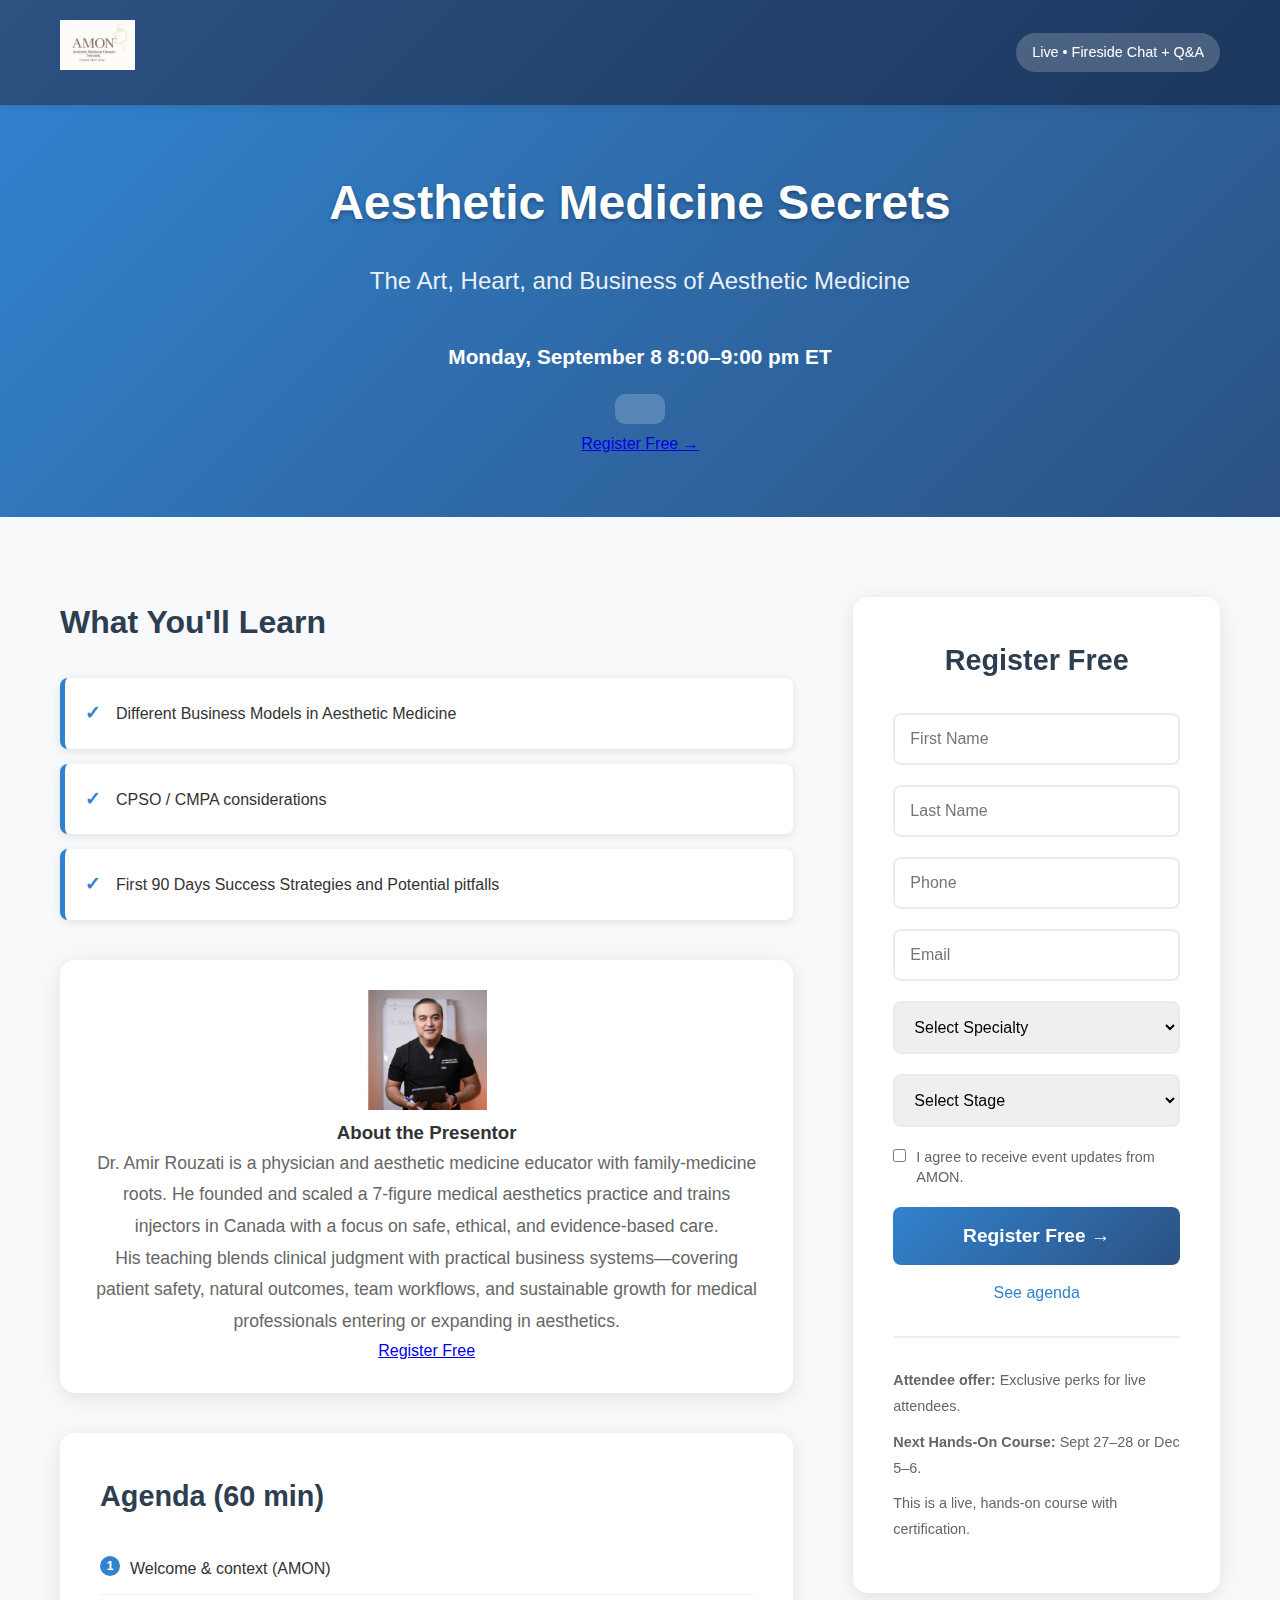
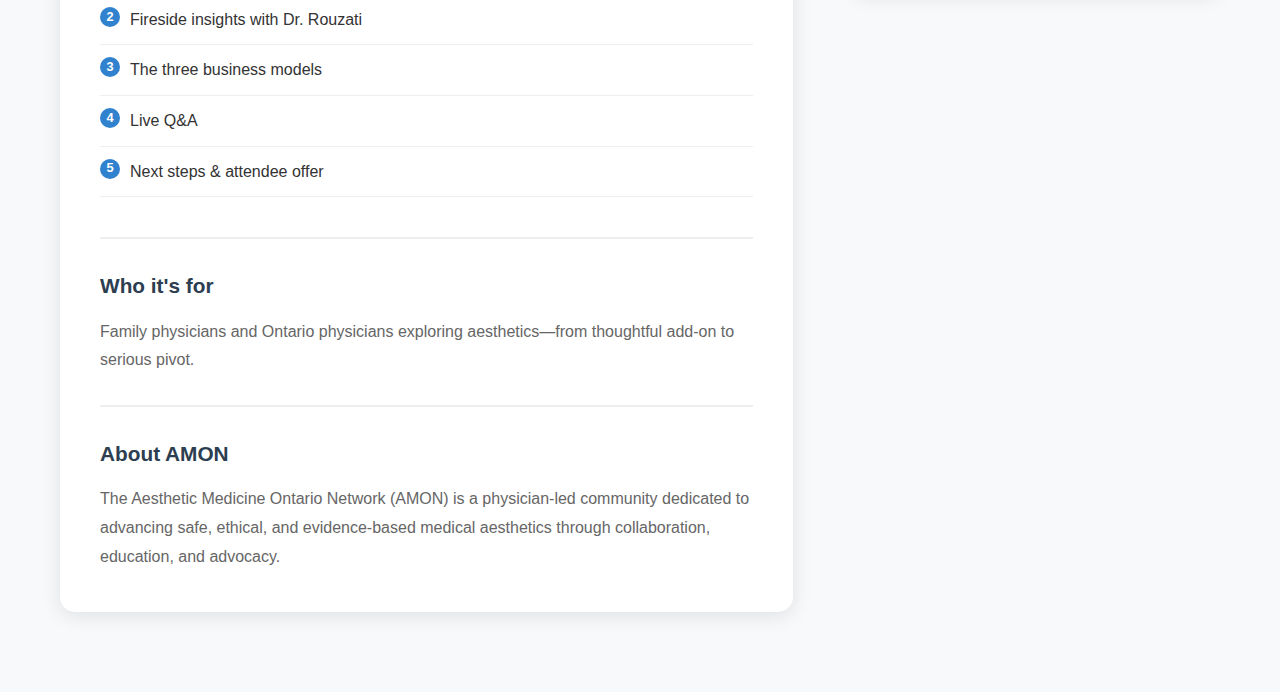
<file: index.html>
<!DOCTYPE html>
<html lang="en">
<head>
    <meta charset="UTF-8">
    <meta name="viewport" content="width=device-width, initial-scale=1.0">
    <title>Aesthetic Medicine Secrets - AMON Webinar</title>
    <meta name="description" content="Join the AMON Webinar on Aesthetic Medicine Secrets. Next Hands-On Course: Sept 27–28 or Dec 5–6 (choose one). Live, hands-on course with certification.">
    <link rel="stylesheet" href="styles.css">
</head>
<body>
    <header class="header">
        <div class="container">
            <div class="logo">
                <img src="amon-logo.png" alt="AMON" class="logo-image">
            </div>
            <div class="badge">Live • Fireside Chat + Q&A</div>
        </div>
    </header>

    <main>
        <section class="hero">
            <div class="container">
                <h1 class="title">Aesthetic Medicine Secrets</h1>
                <h2 class="subtitle">The Art, Heart, and Business of Aesthetic Medicine</h2>
                <div class="event-info">
                    <p class="date-time">Monday, September 8 <span class="nowrap">8:00–9:00 pm ET</span></p>
                    <div class="countdown-timer" id="countdown"></div>
                </div>
                <a href="#registrationForm" class="mobile-hero-cta">Register Free →</a>
            </div>
        </section>

        <section class="content-section">
            <div class="container">
                <div class="main-content">
                    <div class="value-bullets">
                        <h3>What You'll Learn</h3>
                        <ul>
                            <li>Different Business Models in Aesthetic Medicine</li>
                            <li>CPSO / CMPA considerations</li>
                            <li>First 90 Days Success Strategies and Potential pitfalls</li>
                        </ul>
                    </div>

                    <div class="speaker-block" id="about-presentor">
                        <div class="speaker-photo">
                            <img src="rouzati.jpg" alt="Dr. Amir Rouzati" class="speaker-image" width="120" height="120" loading="lazy" decoding="async" fetchpriority="low">
                        </div>
                        <h3>About the Presentor</h3>
                        <p class="speaker-bio">Dr. Amir Rouzati is a physician and aesthetic medicine educator with family‑medicine roots. He founded and scaled a 7‑figure medical aesthetics practice and trains injectors in Canada with a focus on safe, ethical, and evidence‑based care.</p>
                        <p class="speaker-bio">His teaching blends clinical judgment with practical business systems—covering patient safety, natural outcomes, team workflows, and sustainable growth for medical professionals entering or expanding in aesthetics.</p>
                        <a href="#registrationForm" class="mobile-section-cta">Register Free</a>
                    </div>

                    <div class="agenda-section">
                        <h3>Agenda (60 min)</h3>
                        <ul class="agenda-list">
                            <li>Welcome & context (AMON)</li>
                            <li>Fireside insights with Dr. Rouzati</li>
                            <li>The three business models</li>
                            <li>Live Q&A</li>
                            <li>Next steps & attendee offer</li>
                        </ul>

                        <div class="who-its-for">
                            <h4>Who it's for</h4>
                            <p>Family physicians and Ontario physicians exploring aesthetics—from thoughtful add-on to serious pivot.</p>
                        </div>

                        <div class="about-amon">
                            <h4>About AMON</h4>
                            <p>The Aesthetic Medicine Ontario Network (AMON) is a physician-led community dedicated to advancing safe, ethical, and evidence-based medical aesthetics through collaboration, education, and advocacy.</p>
                        </div>
                    </div>
                </div>

                <div class="registration-form">
                    <form id="registrationForm" action="thank-you.html" method="post">
                        <h3>Register Free</h3>
                        
                        <div class="form-group">
                            <input type="text" id="firstName" name="firstName" placeholder="First Name" required>
                        </div>
                        
                        <div class="form-group">
                            <input type="text" id="lastName" name="lastName" placeholder="Last Name" required>
                        </div>
                        
                        <div class="form-group">
                            <input type="tel" id="phone" name="phone" placeholder="Phone" inputmode="numeric" autocomplete="tel" required pattern="[0-9]+" title="Digits only (0-9)">
                        </div>
                        
                        <div class="form-group">
                            <input type="email" id="email" name="email" placeholder="Email" required>
                        </div>
                        
                        <div class="form-group">
                            <select id="specialty" name="specialty" required>
                                <option value="">Select Specialty</option>
                                <option value="family-medicine">Family Medicine</option>
                                <option value="internal-medicine">Internal Medicine</option>
                                <option value="emergency-medicine">Emergency Medicine</option>
                                <option value="other">Other</option>
                            </select>
                        </div>
                        
                        <div class="form-group">
                            <select id="stage" name="stage" required>
                                <option value="">Select Stage</option>
                                <option value="exploring">Just exploring</option>
                                <option value="ready">Ready to add services</option>
                                <option value="practicing">Already practicing</option>
                            </select>
                        </div>
                        
                        <div class="form-group checkbox-group">
                            <input type="checkbox" id="agreement" name="agreement" required>
                            <label for="agreement">I agree to receive event updates from AMON.</label>
                        </div>
                        
                        <button type="submit" class="cta-button">Register Free →</button>
                        
                        <a href="#agenda" class="secondary-link">See agenda</a>
                    </form>

                    <div class="trust-notes">
                        <p><strong>Attendee offer:</strong> Exclusive perks for live attendees.</p>
                        <p><strong>Next Hands-On Course:</strong> Sept 27–28 or Dec 5–6.</p>
                        <p>This is a live, hands-on course with certification.</p>
                    </div>
                </div>
            </div>
        </section>
    </main>

    <script src="script.js"></script>
</body>
</html>
</file>
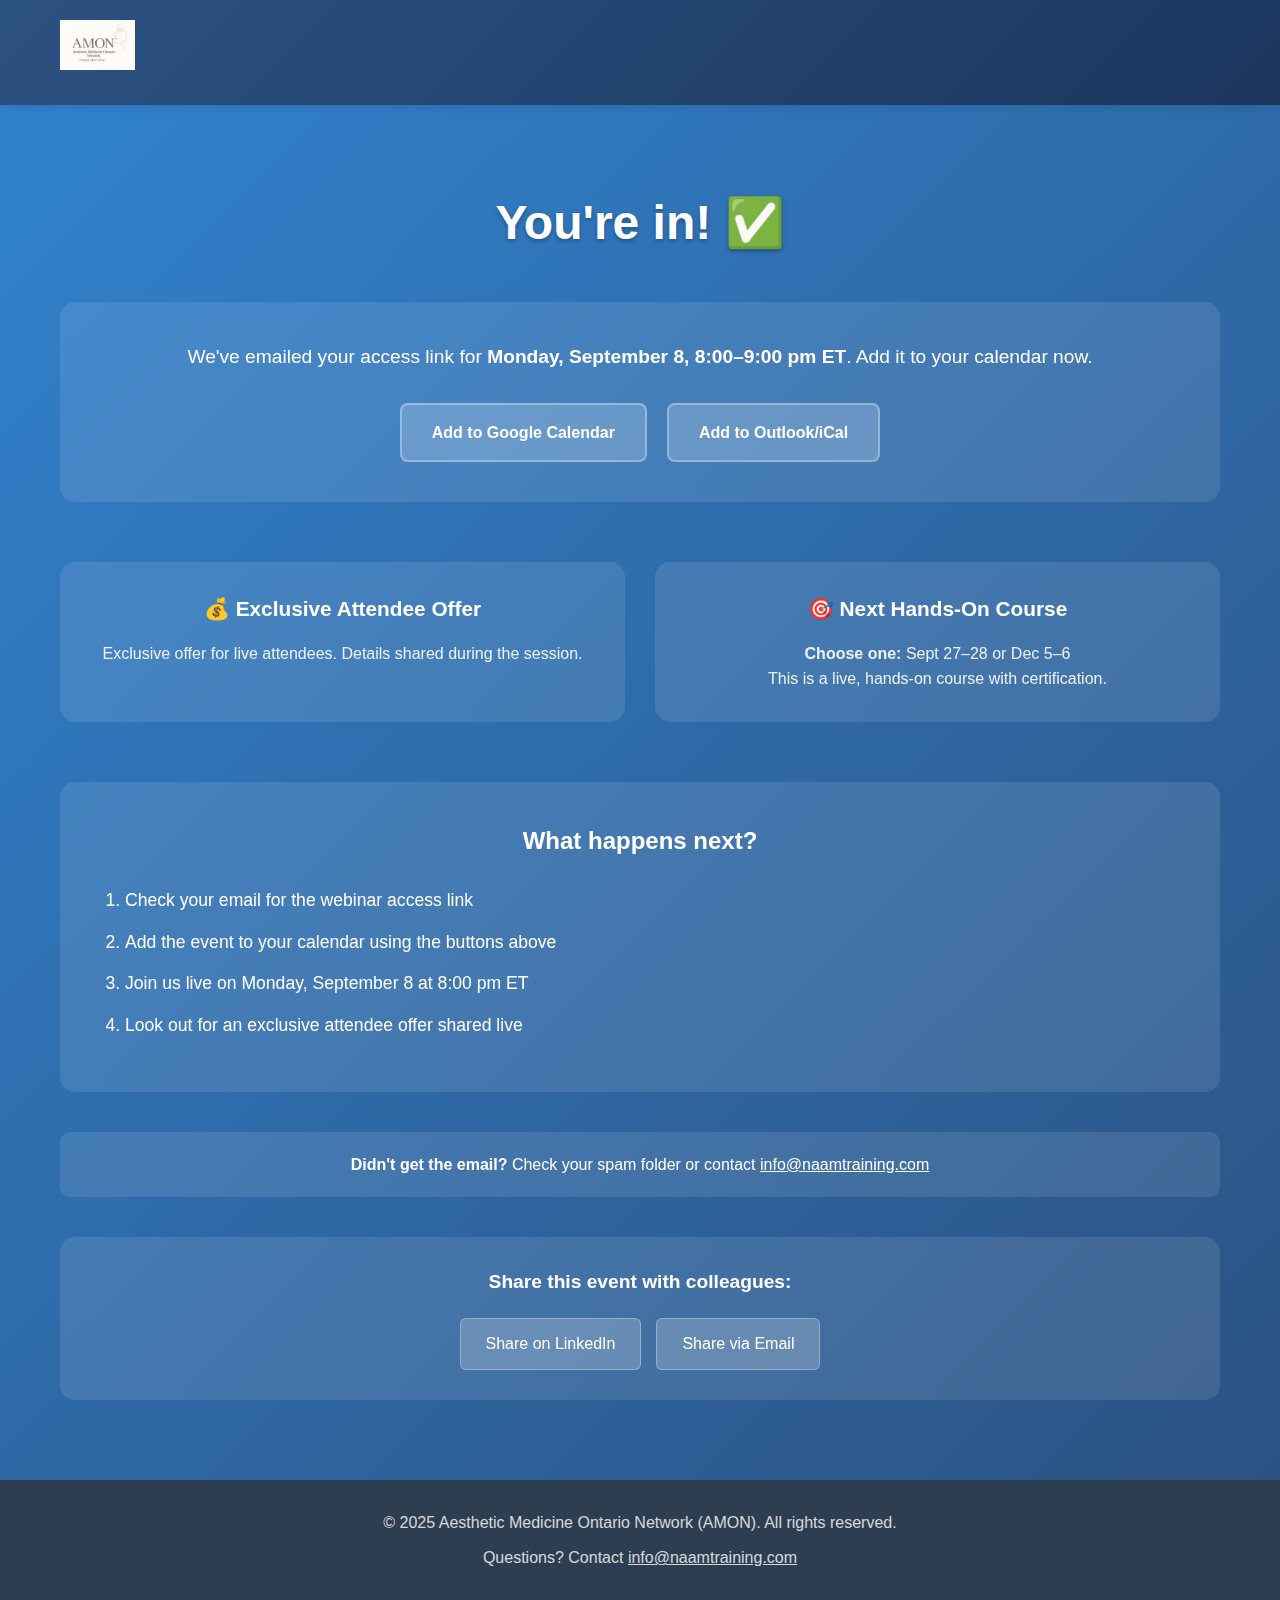
<file: thank-you.html>
<!DOCTYPE html>
<html lang="en">
<head>
    <meta charset="UTF-8">
    <meta name="viewport" content="width=device-width, initial-scale=1.0">
    <title>Registration Confirmed - AMON Webinar</title>
    <meta name="description" content="You're registered for the AMON Webinar. See details for the Next Hands-On Course: Sept 27–28 or Dec 5–6 (choose one).">
    <link rel="stylesheet" href="styles.css">
</head>
<body>
    <header class="header">
        <div class="container">
            <div class="logo">
                <img src="amon-logo.png" alt="AMON" class="logo-image">
            </div>
        </div>
    </header>

    <main class="thank-you-page">
        <section class="thank-you-hero">
            <div class="container">
                <h1 class="thank-you-title">You're in! ✅</h1>
                
                <div class="confirmation-details">
                    <p>We've emailed your access link for <strong>Monday, September 8, <span class="nowrap">8:00–9:00 pm ET</span></strong>. Add it to your calendar now.</p>
                    
                    <div class="calendar-buttons">
                        <a href="https://calendar.google.com/calendar/render?action=TEMPLATE&text=Aesthetic+Medicine+Secrets+Webinar&dates=20250909T000000Z/20250909T010000Z&details=The+Art,+Heart,+and+Business+of+Aesthetic+Medicine+with+Dr.+Amir+Rouzati%0A%0AJoin+Zoom+Meeting:%0Ahttps://us06web.zoom.us/j/81430008766?pwd=cRadg36opMOa9NXEIQ54GRBGg7hK6z.1&location=Online+Webinar" 
                           class="calendar-btn google-calendar" target="_blank">
                            Add to Google Calendar
                        </a>
                        
                        <a href="data:text/calendar;charset=utf8,BEGIN:VCALENDAR
VERSION:2.0
PRODID:-//AMON//Webinar//EN
BEGIN:VEVENT
UID:amon-webinar-20250908@naamtraining.com
DTSTAMP:20250908T000000Z
DTSTART:20250909T000000Z
DTEND:20250909T010000Z
SUMMARY:Aesthetic Medicine Secrets Webinar
DESCRIPTION:The Art, Heart, and Business of Aesthetic Medicine with Dr. Amir Rouzati\n\nJoin Zoom Meeting:\nhttps://us06web.zoom.us/j/81430008766?pwd=cRadg36opMOa9NXEIQ54GRBGg7hK6z.1
LOCATION:Online Webinar
END:VEVENT
END:VCALENDAR" 
                           class="calendar-btn outlook-calendar" download="webinar.ics">
                            Add to Outlook/iCal
                        </a>
                    </div>
                </div>

                <div class="event-benefits">
                    <div class="benefit-item">
                        <h3>💰 Exclusive Attendee Offer</h3>
                        <p>Exclusive offer for live attendees. Details shared during the session.</p>
                    </div>
                    
                    <div class="benefit-item">
                        <h3>🎯 Next Hands-On Course</h3>
                        <p><strong>Choose one:</strong> Sept 27–28 or Dec 5–6<br>
                        This is a live, hands-on course with certification.</p>
                    </div>
                </div>

                <div class="next-steps">
                    <h3>What happens next?</h3>
                    <ol>
                        <li>Check your email for the webinar access link</li>
                        <li>Add the event to your calendar using the buttons above</li>
                        <li>Join us live on Monday, September 8 at 8:00 pm ET</li>
                        <li>Look out for an exclusive attendee offer shared live</li>
                    </ol>
                </div>

                <div class="support-note">
                    <p><strong>Didn't get the email?</strong> Check your spam folder or contact <a href="mailto:info@naamtraining.com">info@naamtraining.com</a></p>
                </div>

                <div class="social-sharing">
                    <h4>Share this event with colleagues:</h4>
                    <div class="share-buttons">
                        <a href="https://www.linkedin.com/sharing/share-offsite/?url=https://naamwebinar.chockus.com" class="share-btn linkedin" target="_blank">
                            Share on LinkedIn
                        </a>
                        <a href="mailto:?subject=Aesthetic Medicine Secrets Webinar&body=I just registered for this free webinar on aesthetic medicine. Thought you might be interested: https://naamwebinar.chockus.com" class="share-btn email">
                            Share via Email
                        </a>
                    </div>
                </div>
            </div>
        </section>
    </main>

    <footer class="footer">
        <div class="container">
            <p>&copy; 2025 Aesthetic Medicine Ontario Network (AMON). All rights reserved.</p>
            <p>Questions? Contact <a href="mailto:info@naamtraining.com">info@naamtraining.com</a></p>
        </div>
    </footer>
    <script src="script.js"></script>
</body>
</html>
</file>
<file: styles.css>
* {
    margin: 0;
    padding: 0;
    box-sizing: border-box;
}

body {
    font-family: -apple-system, BlinkMacSystemFont, 'Segoe UI', Roboto, Oxygen, Ubuntu, Cantarell, sans-serif;
    line-height: 1.6;
    color: #333;
    background-color: #fff;
}

.container {
    max-width: 1200px;
    margin: 0 auto;
    padding: 0 20px;
}

/* Header */
.header {
    background: linear-gradient(135deg, #2c5282 0%, #1a365d 100%);
    color: white;
    padding: 20px 0;
    position: sticky;
    top: 0;
    z-index: 100;
    box-shadow: 0 2px 10px rgba(0,0,0,0.1);
}

.header .container {
    display: flex;
    justify-content: space-between;
    align-items: center;
    flex-wrap: wrap;
    gap: 15px;
}

.logo {
    font-size: 2rem;
    font-weight: bold;
    letter-spacing: 2px;
}

.logo-image {
    height: 50px;
    width: auto;
    max-width: 200px;
}

.badge {
    background: rgba(255,255,255,0.2);
    padding: 8px 16px;
    border-radius: 25px;
    font-size: 0.9rem;
    font-weight: 500;
}

/* Hero Section */
.hero {
    background: linear-gradient(135deg, #3182ce 0%, #2c5282 100%);
    color: white;
    padding: 60px 0;
    text-align: center;
}

.title {
    font-size: 3rem;
    font-weight: 800;
    margin-bottom: 20px;
    text-shadow: 0 2px 4px rgba(0,0,0,0.3);
}

.subtitle {
    font-size: 1.5rem;
    font-weight: 300;
    margin-bottom: 30px;
    opacity: 0.9;
}

.event-info {
    margin-top: 40px;
}

.date-time {
    font-size: 1.3rem;
    font-weight: 600;
    margin-bottom: 20px;
}

.countdown-timer {
    font-size: 1.1rem;
    background: rgba(255,255,255,0.2);
    padding: 15px 25px;
    border-radius: 10px;
    display: inline-block;
    backdrop-filter: blur(10px);
}

/* Content Section */
.content-section {
    padding: 80px 0;
    background: #f8f9fa;
}

.content-section .container {
    display: grid;
    grid-template-columns: 2fr 1fr;
    gap: 60px;
    align-items: start;
}

/* Value Bullets */
.value-bullets h3 {
    font-size: 2rem;
    color: #2c3e50;
    margin-bottom: 30px;
}

.value-bullets ul {
    list-style: none;
    margin-bottom: 40px;
}

.value-bullets li {
    background: white;
    padding: 20px;
    margin-bottom: 15px;
    border-left: 5px solid #3182ce;
    border-radius: 8px;
    box-shadow: 0 2px 10px rgba(0,0,0,0.1);
    position: relative;
}

.value-bullets li:before {
    content: "✓";
    color: #3182ce;
    font-weight: bold;
    font-size: 1.2rem;
    margin-right: 15px;
}

/* Speaker Block */
.speaker-block {
    background: white;
    padding: 30px;
    border-radius: 15px;
    box-shadow: 0 4px 20px rgba(0,0,0,0.1);
    margin-bottom: 40px;
    text-align: center;
}

.photo-placeholder {
    width: 120px;
    height: 120px;
    background: linear-gradient(135deg, #3182ce, #2c5282);
    border-radius: 50%;
    margin: 0 auto 20px;
    display: flex;
    align-items: center;
    justify-content: center;
    color: white;
    font-weight: bold;
    font-size: 0.9rem;
}

.speaker-bio {
    font-size: 1.1rem;
    color: #666;
    line-height: 1.8;
}

/* Agenda Section */
.agenda-section {
    background: white;
    padding: 40px;
    border-radius: 15px;
    box-shadow: 0 4px 20px rgba(0,0,0,0.1);
}

.agenda-section h3 {
    font-size: 1.8rem;
    color: #2c3e50;
    margin-bottom: 25px;
}

.agenda-list {
    list-style: none;
    margin-bottom: 40px;
}

.agenda-list li {
    padding: 12px 0;
    border-bottom: 1px solid #eee;
    position: relative;
    padding-left: 30px;
}

.agenda-list li:before {
    content: counter(agenda-counter);
    counter-increment: agenda-counter;
    position: absolute;
    left: 0;
    top: 12px;
    background: #3182ce;
    color: white;
    width: 20px;
    height: 20px;
    border-radius: 50%;
    display: flex;
    align-items: center;
    justify-content: center;
    font-size: 0.8rem;
    font-weight: bold;
}

.agenda-list {
    counter-reset: agenda-counter;
}

.who-its-for, .about-amon {
    margin-top: 30px;
    padding-top: 30px;
    border-top: 2px solid #eee;
}

.who-its-for h4, .about-amon h4 {
    font-size: 1.3rem;
    color: #2c3e50;
    margin-bottom: 15px;
}

.who-its-for p, .about-amon p {
    color: #666;
    line-height: 1.8;
}

/* Registration Form */
.registration-form {
    background: white;
    padding: 40px;
    border-radius: 15px;
    box-shadow: 0 4px 20px rgba(0,0,0,0.1);
    position: sticky;
    top: 120px;
}

.registration-form h3 {
    font-size: 1.8rem;
    color: #2c3e50;
    margin-bottom: 30px;
    text-align: center;
}

.form-group {
    margin-bottom: 20px;
}

.form-group input, .form-group select {
    width: 100%;
    padding: 15px;
    border: 2px solid #e9ecef;
    border-radius: 8px;
    font-size: 1rem;
    transition: border-color 0.3s ease;
}

.form-group input:focus, .form-group select:focus {
    outline: none;
    border-color: #3182ce;
}

.checkbox-group {
    display: flex;
    align-items: flex-start;
    gap: 10px;
}

.checkbox-group input[type="checkbox"] {
    width: auto;
    margin-top: 2px;
}

.checkbox-group label {
    font-size: 0.9rem;
    color: #666;
    line-height: 1.4;
}

.cta-button {
    width: 100%;
    background: linear-gradient(135deg, #3182ce 0%, #2c5282 100%);
    color: white;
    padding: 18px;
    border: none;
    border-radius: 8px;
    font-size: 1.2rem;
    font-weight: 600;
    cursor: pointer;
    transition: transform 0.2s ease;
    margin-bottom: 15px;
}

.cta-button:hover {
    transform: translateY(-2px);
    box-shadow: 0 4px 15px rgba(49, 130, 206, 0.4);
}

.secondary-link {
    display: block;
    text-align: center;
    color: #3182ce;
    text-decoration: none;
    font-weight: 500;
}

.secondary-link:hover {
    text-decoration: underline;
}

.trust-notes {
    margin-top: 30px;
    padding-top: 30px;
    border-top: 2px solid #eee;
    font-size: 0.9rem;
    color: #666;
    line-height: 1.8;
}

.trust-notes p {
    margin-bottom: 10px;
}

/* Thank You Page */
.thank-you-page {
    min-height: 100vh;
    background: linear-gradient(135deg, #3182ce 0%, #2c5282 100%);
}

.thank-you-hero {
    padding: 80px 0;
    color: white;
    text-align: center;
}

.thank-you-title {
    font-size: 3rem;
    font-weight: 800;
    margin-bottom: 40px;
    text-shadow: 0 2px 4px rgba(0,0,0,0.3);
}

.confirmation-details {
    background: rgba(255,255,255,0.1);
    padding: 40px;
    border-radius: 15px;
    margin-bottom: 60px;
    backdrop-filter: blur(10px);
}

.confirmation-details p {
    font-size: 1.2rem;
    margin-bottom: 30px;
    line-height: 1.6;
}

.calendar-buttons {
    display: flex;
    gap: 20px;
    justify-content: center;
    flex-wrap: wrap;
}

.calendar-btn {
    background: rgba(255,255,255,0.2);
    color: white;
    padding: 15px 30px;
    border-radius: 8px;
    text-decoration: none;
    font-weight: 600;
    transition: all 0.3s ease;
    border: 2px solid rgba(255,255,255,0.3);
}

.calendar-btn:hover {
    background: rgba(255,255,255,0.3);
    transform: translateY(-2px);
}

.event-benefits {
    display: grid;
    grid-template-columns: repeat(auto-fit, minmax(300px, 1fr));
    gap: 30px;
    margin-bottom: 60px;
}

.benefit-item {
    background: rgba(255,255,255,0.1);
    padding: 30px;
    border-radius: 15px;
    backdrop-filter: blur(10px);
}

.benefit-item h3 {
    font-size: 1.3rem;
    margin-bottom: 15px;
}

.benefit-item p {
    line-height: 1.6;
    opacity: 0.9;
}

.next-steps {
    background: rgba(255,255,255,0.1);
    padding: 40px;
    border-radius: 15px;
    margin-bottom: 40px;
    backdrop-filter: blur(10px);
    text-align: left;
}

.next-steps h3 {
    font-size: 1.5rem;
    margin-bottom: 25px;
    text-align: center;
}

.next-steps ol {
    font-size: 1.1rem;
    line-height: 1.8;
    padding-left: 25px;
}

.next-steps li {
    margin-bottom: 10px;
}

.support-note {
    background: rgba(255,255,255,0.1);
    padding: 20px;
    border-radius: 10px;
    margin-bottom: 40px;
    backdrop-filter: blur(10px);
}

.support-note a {
    color: white;
    text-decoration: underline;
}

.social-sharing {
    background: rgba(255,255,255,0.1);
    padding: 30px;
    border-radius: 15px;
    backdrop-filter: blur(10px);
}

.social-sharing h4 {
    margin-bottom: 20px;
    font-size: 1.2rem;
}

.share-buttons {
    display: flex;
    gap: 15px;
    justify-content: center;
    flex-wrap: wrap;
}

.share-btn {
    background: rgba(255,255,255,0.2);
    color: white;
    padding: 12px 25px;
    border-radius: 6px;
    text-decoration: none;
    font-weight: 500;
    transition: all 0.3s ease;
    border: 1px solid rgba(255,255,255,0.3);
}

.share-btn:hover {
    background: rgba(255,255,255,0.3);
    transform: translateY(-1px);
}

.footer {
    background: #2c3e50;
    color: white;
    padding: 30px 0;
    text-align: center;
}

.footer p {
    margin-bottom: 10px;
    opacity: 0.8;
}

.footer a {
    color: white;
    text-decoration: underline;
}

/* Responsive Design */
@media (max-width: 768px) {
    .content-section .container {
        grid-template-columns: 1fr;
        gap: 40px;
    }
    
    .registration-form {
        position: static;
    }
    
    .title {
        font-size: 2rem;
    }
    
    .subtitle {
        font-size: 1.2rem;
    }
    
    .calendar-buttons {
        flex-direction: column;
        align-items: center;
    }
    
    .calendar-btn {
        width: 100%;
        max-width: 300px;
    }
    
    .event-benefits {
        grid-template-columns: 1fr;
    }
    
    .share-buttons {
        flex-direction: column;
        align-items: center;
    }
    
    .share-btn {
        width: 100%;
        max-width: 200px;
        text-align: center;
    }
}
</file>
